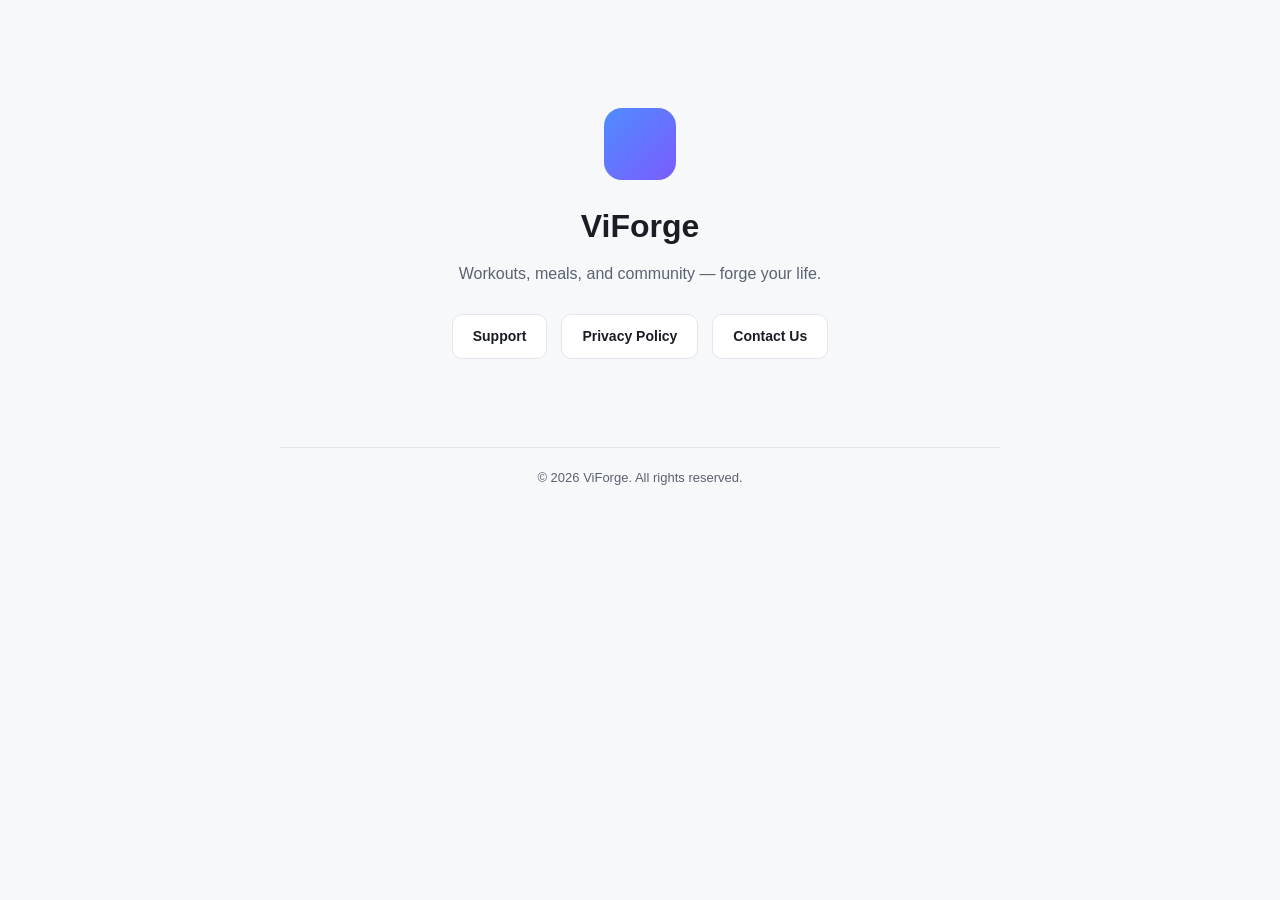
<file: index.html>
<!DOCTYPE html>
<html lang="en">
<head>
<meta charset="UTF-8">
<meta name="viewport" content="width=device-width, initial-scale=1.0">
<title>ViForge</title>
<link rel="stylesheet" href="style.css">
</head>
<body>
<div class="wrap">
  <div class="hero">
    <div class="logo-big"></div>
    <h1>ViForge</h1>
    <p>Workouts, meals, and community &mdash; forge your life.</p>
    <div class="links">
      <a href="support.html">Support</a>
      <a href="privacy.html">Privacy Policy</a>
      <a href="mailto:helpdesk@viforge.net">Contact Us</a>
    </div>
  </div>
  <footer>&copy; 2026 ViForge. All rights reserved.</footer>
</div>
</body>
</html>
</file>
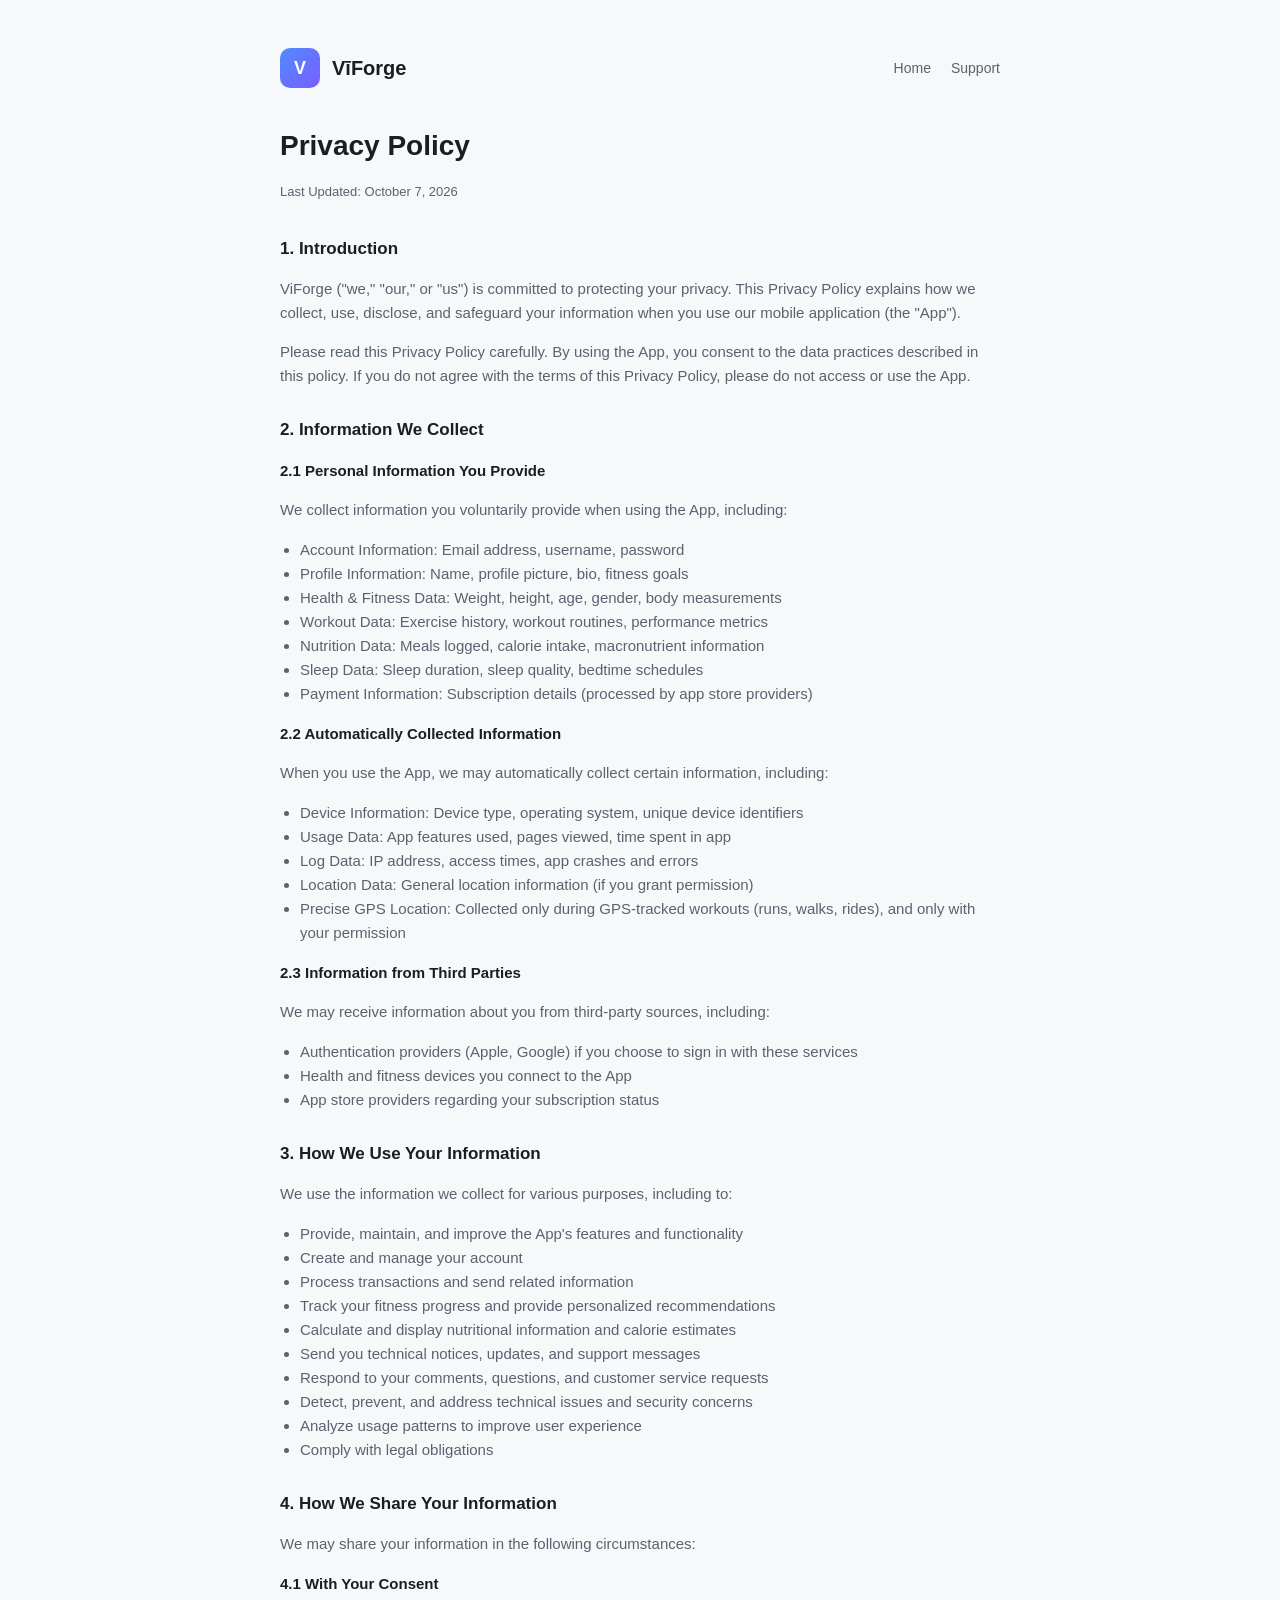
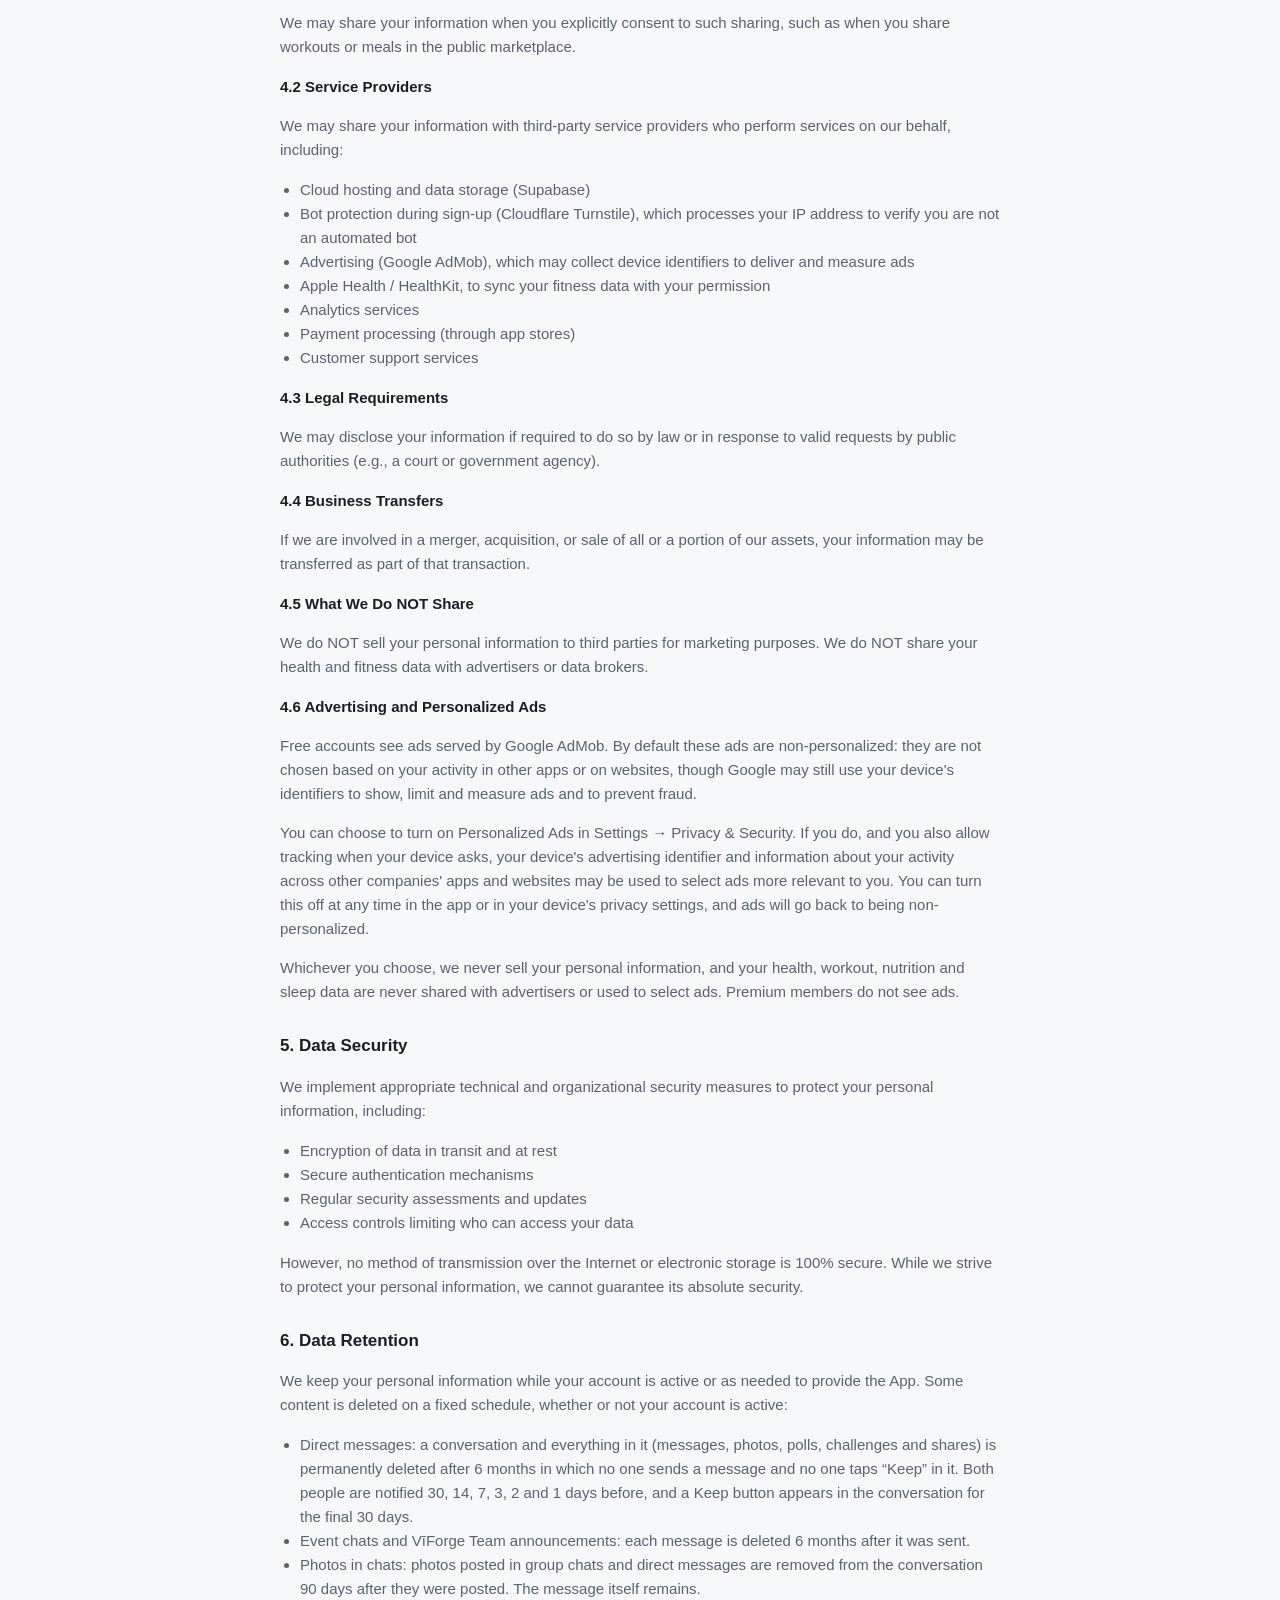
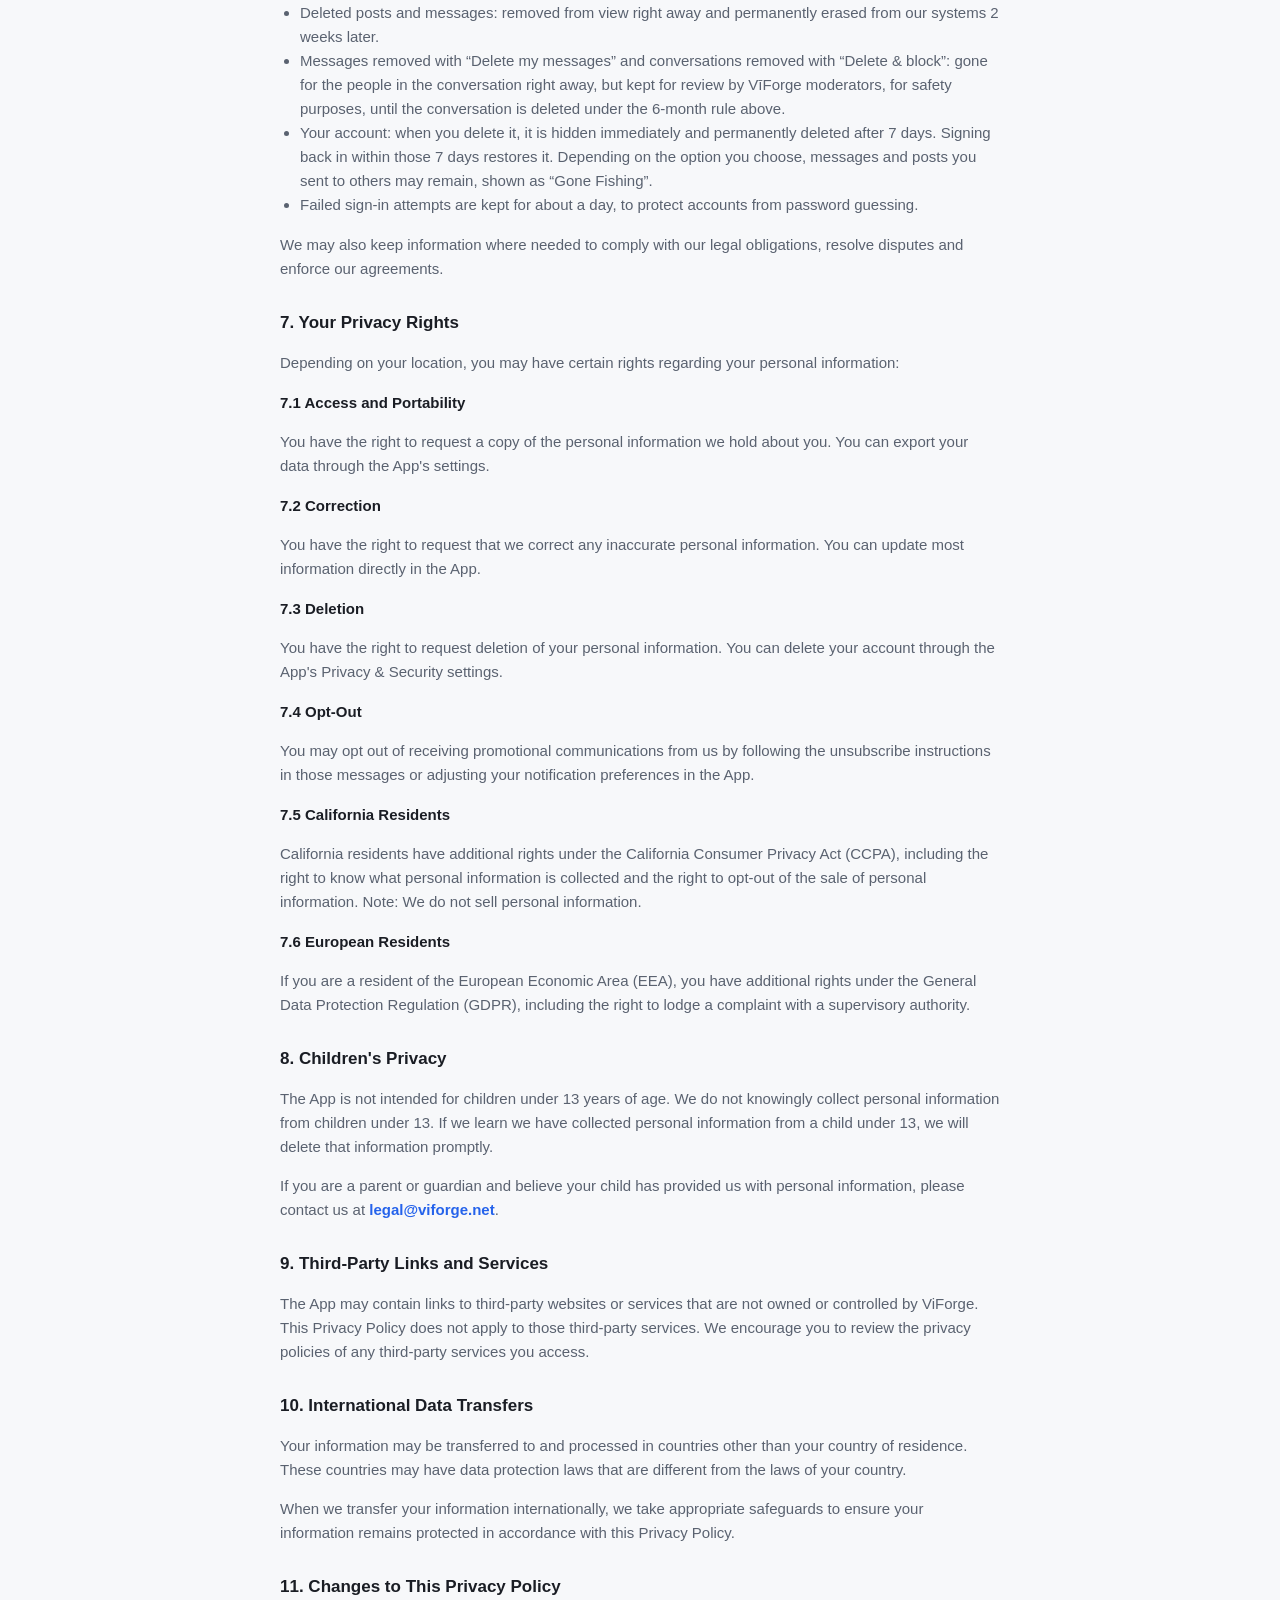
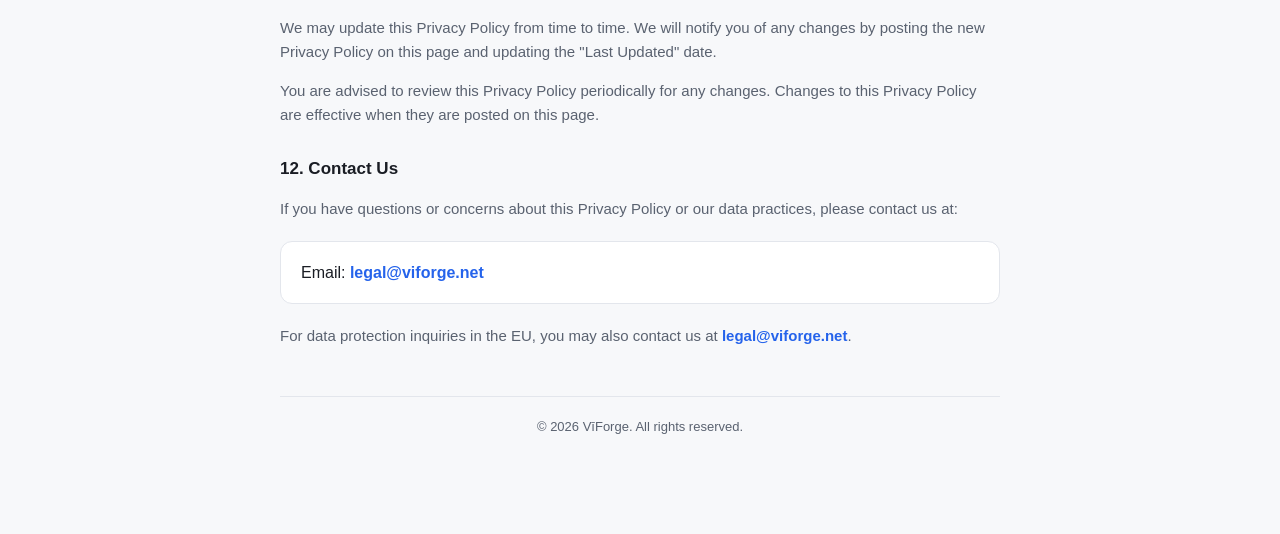
<file: privacy.html>
<!DOCTYPE html>
<html lang="en">
<head>
<meta charset="UTF-8">
<meta name="viewport" content="width=device-width, initial-scale=1.0">
<title>VīForge Privacy Policy</title>
<link rel="stylesheet" href="style.css">
</head>
<body>
<div class="wrap">
  <header class="top">
    <div class="logo">V</div>
    <div class="brand">VīForge</div>
    <nav class="top-links">
      <a href="index.html">Home</a>
      <a href="support.html">Support</a>
    </nav>
  </header>

  <h1>Privacy Policy</h1>
  <p class="updated">Last Updated: October 7, 2026</p>

  <section>
    <h2>1. Introduction</h2>
    <p>ViForge ("we," "our," or "us") is committed to protecting your privacy. This Privacy Policy explains how we collect, use, disclose, and safeguard your information when you use our mobile application (the "App").</p>
    <p>Please read this Privacy Policy carefully. By using the App, you consent to the data practices described in this policy. If you do not agree with the terms of this Privacy Policy, please do not access or use the App.</p>
  </section>

  <section>
    <h2>2. Information We Collect</h2>

    <h3>2.1 Personal Information You Provide</h3>
    <p>We collect information you voluntarily provide when using the App, including:</p>
    <ul>
      <li>Account Information: Email address, username, password</li>
      <li>Profile Information: Name, profile picture, bio, fitness goals</li>
      <li>Health &amp; Fitness Data: Weight, height, age, gender, body measurements</li>
      <li>Workout Data: Exercise history, workout routines, performance metrics</li>
      <li>Nutrition Data: Meals logged, calorie intake, macronutrient information</li>
      <li>Sleep Data: Sleep duration, sleep quality, bedtime schedules</li>
      <li>Payment Information: Subscription details (processed by app store providers)</li>
    </ul>

    <h3>2.2 Automatically Collected Information</h3>
    <p>When you use the App, we may automatically collect certain information, including:</p>
    <ul>
      <li>Device Information: Device type, operating system, unique device identifiers</li>
      <li>Usage Data: App features used, pages viewed, time spent in app</li>
      <li>Log Data: IP address, access times, app crashes and errors</li>
      <li>Location Data: General location information (if you grant permission)</li>
      <li>Precise GPS Location: Collected only during GPS-tracked workouts (runs, walks, rides), and only with your permission</li>
    </ul>

    <h3>2.3 Information from Third Parties</h3>
    <p>We may receive information about you from third-party sources, including:</p>
    <ul>
      <li>Authentication providers (Apple, Google) if you choose to sign in with these services</li>
      <li>Health and fitness devices you connect to the App</li>
      <li>App store providers regarding your subscription status</li>
    </ul>
  </section>

  <section>
    <h2>3. How We Use Your Information</h2>
    <p>We use the information we collect for various purposes, including to:</p>
    <ul>
      <li>Provide, maintain, and improve the App's features and functionality</li>
      <li>Create and manage your account</li>
      <li>Process transactions and send related information</li>
      <li>Track your fitness progress and provide personalized recommendations</li>
      <li>Calculate and display nutritional information and calorie estimates</li>
      <li>Send you technical notices, updates, and support messages</li>
      <li>Respond to your comments, questions, and customer service requests</li>
      <li>Detect, prevent, and address technical issues and security concerns</li>
      <li>Analyze usage patterns to improve user experience</li>
      <li>Comply with legal obligations</li>
    </ul>
  </section>

  <section>
    <h2>4. How We Share Your Information</h2>
    <p>We may share your information in the following circumstances:</p>

    <h3>4.1 With Your Consent</h3>
    <p>We may share your information when you explicitly consent to such sharing, such as when you share workouts or meals in the public marketplace.</p>

    <h3>4.2 Service Providers</h3>
    <p>We may share your information with third-party service providers who perform services on our behalf, including:</p>
    <ul>
      <li>Cloud hosting and data storage (Supabase)</li>
      <li>Bot protection during sign-up (Cloudflare Turnstile), which processes your IP address to verify you are not an automated bot</li>
      <li>Advertising (Google AdMob), which may collect device identifiers to deliver and measure ads</li>
      <li>Apple Health / HealthKit, to sync your fitness data with your permission</li>
      <li>Analytics services</li>
      <li>Payment processing (through app stores)</li>
      <li>Customer support services</li>
    </ul>

    <h3>4.3 Legal Requirements</h3>
    <p>We may disclose your information if required to do so by law or in response to valid requests by public authorities (e.g., a court or government agency).</p>

    <h3>4.4 Business Transfers</h3>
    <p>If we are involved in a merger, acquisition, or sale of all or a portion of our assets, your information may be transferred as part of that transaction.</p>

    <h3>4.5 What We Do NOT Share</h3>
    <p>We do NOT sell your personal information to third parties for marketing purposes. We do NOT share your health and fitness data with advertisers or data brokers.</p>

    <h3>4.6 Advertising and Personalized Ads</h3>
    <p>Free accounts see ads served by Google AdMob. By default these ads are non-personalized: they are not chosen based on your activity in other apps or on websites, though Google may still use your device's identifiers to show, limit and measure ads and to prevent fraud.</p>
    <p>You can choose to turn on Personalized Ads in Settings → Privacy &amp; Security. If you do, and you also allow tracking when your device asks, your device's advertising identifier and information about your activity across other companies' apps and websites may be used to select ads more relevant to you. You can turn this off at any time in the app or in your device's privacy settings, and ads will go back to being non-personalized.</p>
    <p>Whichever you choose, we never sell your personal information, and your health, workout, nutrition and sleep data are never shared with advertisers or used to select ads. Premium members do not see ads.</p>
  </section>

  <section>
    <h2>5. Data Security</h2>
    <p>We implement appropriate technical and organizational security measures to protect your personal information, including:</p>
    <ul>
      <li>Encryption of data in transit and at rest</li>
      <li>Secure authentication mechanisms</li>
      <li>Regular security assessments and updates</li>
      <li>Access controls limiting who can access your data</li>
    </ul>
    <p>However, no method of transmission over the Internet or electronic storage is 100% secure. While we strive to protect your personal information, we cannot guarantee its absolute security.</p>
  </section>

  <section>
    <h2>6. Data Retention</h2>
    <p>We keep your personal information while your account is active or as needed to provide the App. Some content is deleted on a fixed schedule, whether or not your account is active:</p>
    <ul>
      <li>Direct messages: a conversation and everything in it (messages, photos, polls, challenges and shares) is permanently deleted after 6 months in which no one sends a message and no one taps &ldquo;Keep&rdquo; in it. Both people are notified 30, 14, 7, 3, 2 and 1 days before, and a Keep button appears in the conversation for the final 30 days.</li>
      <li>Event chats and VīForge Team announcements: each message is deleted 6 months after it was sent.</li>
      <li>Photos in chats: photos posted in group chats and direct messages are removed from the conversation 90 days after they were posted. The message itself remains.</li>
      <li>Deleted posts and messages: removed from view right away and permanently erased from our systems 2 weeks later.</li>
      <li>Messages removed with &ldquo;Delete my messages&rdquo; and conversations removed with &ldquo;Delete &amp; block&rdquo;: gone for the people in the conversation right away, but kept for review by VīForge moderators, for safety purposes, until the conversation is deleted under the 6-month rule above.</li>
      <li>Your account: when you delete it, it is hidden immediately and permanently deleted after 7 days. Signing back in within those 7 days restores it. Depending on the option you choose, messages and posts you sent to others may remain, shown as &ldquo;Gone Fishing&rdquo;.</li>
      <li>Failed sign-in attempts are kept for about a day, to protect accounts from password guessing.</li>
    </ul>
    <p>We may also keep information where needed to comply with our legal obligations, resolve disputes and enforce our agreements.</p>
  </section>

  <section>
    <h2>7. Your Privacy Rights</h2>
    <p>Depending on your location, you may have certain rights regarding your personal information:</p>

    <h3>7.1 Access and Portability</h3>
    <p>You have the right to request a copy of the personal information we hold about you. You can export your data through the App's settings.</p>

    <h3>7.2 Correction</h3>
    <p>You have the right to request that we correct any inaccurate personal information. You can update most information directly in the App.</p>

    <h3>7.3 Deletion</h3>
    <p>You have the right to request deletion of your personal information. You can delete your account through the App's Privacy &amp; Security settings.</p>

    <h3>7.4 Opt-Out</h3>
    <p>You may opt out of receiving promotional communications from us by following the unsubscribe instructions in those messages or adjusting your notification preferences in the App.</p>

    <h3>7.5 California Residents</h3>
    <p>California residents have additional rights under the California Consumer Privacy Act (CCPA), including the right to know what personal information is collected and the right to opt-out of the sale of personal information. Note: We do not sell personal information.</p>

    <h3>7.6 European Residents</h3>
    <p>If you are a resident of the European Economic Area (EEA), you have additional rights under the General Data Protection Regulation (GDPR), including the right to lodge a complaint with a supervisory authority.</p>
  </section>

  <section>
    <h2>8. Children's Privacy</h2>
    <p>The App is not intended for children under 13 years of age. We do not knowingly collect personal information from children under 13. If we learn we have collected personal information from a child under 13, we will delete that information promptly.</p>
    <p>If you are a parent or guardian and believe your child has provided us with personal information, please contact us at <a class="contact" href="mailto:legal@viforge.net">legal@viforge.net</a>.</p>
  </section>

  <section>
    <h2>9. Third-Party Links and Services</h2>
    <p>The App may contain links to third-party websites or services that are not owned or controlled by ViForge. This Privacy Policy does not apply to those third-party services. We encourage you to review the privacy policies of any third-party services you access.</p>
  </section>

  <section>
    <h2>10. International Data Transfers</h2>
    <p>Your information may be transferred to and processed in countries other than your country of residence. These countries may have data protection laws that are different from the laws of your country.</p>
    <p>When we transfer your information internationally, we take appropriate safeguards to ensure your information remains protected in accordance with this Privacy Policy.</p>
  </section>

  <section>
    <h2>11. Changes to This Privacy Policy</h2>
    <p>We may update this Privacy Policy from time to time. We will notify you of any changes by posting the new Privacy Policy on this page and updating the "Last Updated" date.</p>
    <p>You are advised to review this Privacy Policy periodically for any changes. Changes to this Privacy Policy are effective when they are posted on this page.</p>
  </section>

  <section>
    <h2>12. Contact Us</h2>
    <p>If you have questions or concerns about this Privacy Policy or our data practices, please contact us at:</p>
    <div class="card">
      Email: <a class="contact" href="mailto:legal@viforge.net">legal@viforge.net</a>
    </div>
    <p>For data protection inquiries in the EU, you may also contact us at <a class="contact" href="mailto:legal@viforge.net">legal@viforge.net</a>.</p>
  </section>

  <footer>&copy; 2026 VīForge. All rights reserved.</footer>
</div>
</body>
</html>
</file>
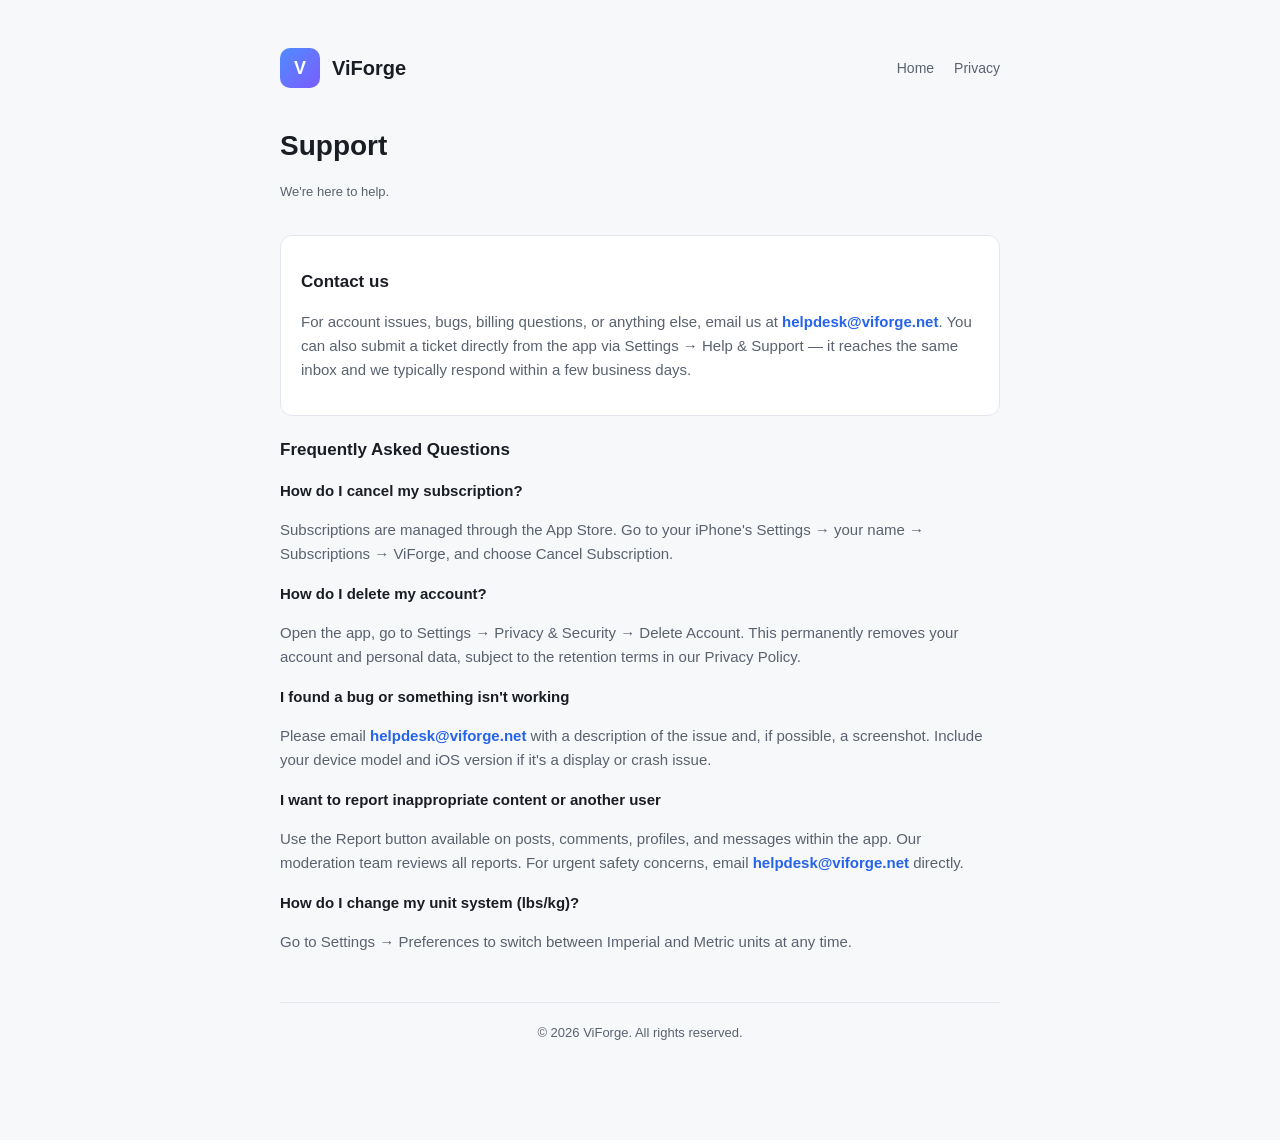
<file: support.html>
<!DOCTYPE html>
<html lang="en">
<head>
<meta charset="UTF-8">
<meta name="viewport" content="width=device-width, initial-scale=1.0">
<title>ViForge Support</title>
<link rel="stylesheet" href="style.css">
</head>
<body>
<div class="wrap">
  <header class="top">
    <div class="logo">V</div>
    <div class="brand">ViForge</div>
    <nav class="top-links">
      <a href="index.html">Home</a>
      <a href="privacy.html">Privacy</a>
    </nav>
  </header>

  <h1>Support</h1>
  <p class="updated">We're here to help.</p>

  <div class="card">
    <h2>Contact us</h2>
    <p>For account issues, bugs, billing questions, or anything else, email us at
      <a class="contact" href="mailto:helpdesk@viforge.net">helpdesk@viforge.net</a>.
      You can also submit a ticket directly from the app via Settings &rarr; Help &amp; Support &mdash;
      it reaches the same inbox and we typically respond within a few business days.
    </p>
  </div>

  <section>
    <h2>Frequently Asked Questions</h2>

    <h3>How do I cancel my subscription?</h3>
    <p>Subscriptions are managed through the App Store. Go to your iPhone's Settings &rarr; your name &rarr; Subscriptions &rarr; ViForge, and choose Cancel Subscription.</p>

    <h3>How do I delete my account?</h3>
    <p>Open the app, go to Settings &rarr; Privacy &amp; Security &rarr; Delete Account. This permanently removes your account and personal data, subject to the retention terms in our Privacy Policy.</p>

    <h3>I found a bug or something isn't working</h3>
    <p>Please email <a class="contact" href="mailto:helpdesk@viforge.net">helpdesk@viforge.net</a> with a description of the issue and, if possible, a screenshot. Include your device model and iOS version if it's a display or crash issue.</p>

    <h3>I want to report inappropriate content or another user</h3>
    <p>Use the Report button available on posts, comments, profiles, and messages within the app. Our moderation team reviews all reports. For urgent safety concerns, email <a class="contact" href="mailto:helpdesk@viforge.net">helpdesk@viforge.net</a> directly.</p>

    <h3>How do I change my unit system (lbs/kg)?</h3>
    <p>Go to Settings &rarr; Preferences to switch between Imperial and Metric units at any time.</p>
  </section>

  <footer>&copy; 2026 ViForge. All rights reserved.</footer>
</div>
</body>
</html>
</file>
<file: style.css>
:root {
  color-scheme: light dark;
  --bg: #0b0e14;
  --card: #131722;
  --text: #e8eaf0;
  --text-dim: #9aa3b2;
  --accent: #4f8cff;
  --border: #232838;
}

@media (prefers-color-scheme: light) {
  :root {
    --bg: #f7f8fa;
    --card: #ffffff;
    --text: #1a1d24;
    --text-dim: #5a6270;
    --accent: #2563eb;
    --border: #e3e6ec;
  }
}

* { box-sizing: border-box; }

body {
  margin: 0;
  font-family: -apple-system, BlinkMacSystemFont, "Segoe UI", Roboto, Helvetica, Arial, sans-serif;
  background: var(--bg);
  color: var(--text);
  line-height: 1.6;
}

.wrap {
  max-width: 760px;
  margin: 0 auto;
  padding: 48px 20px 96px;
}

header.top {
  display: flex;
  align-items: center;
  gap: 12px;
  margin-bottom: 36px;
}

header.top .logo {
  width: 40px;
  height: 40px;
  border-radius: 10px;
  background: linear-gradient(135deg, #4f8cff, #7b5cff);
  display: flex;
  align-items: center;
  justify-content: center;
  font-weight: 700;
  color: #fff;
  font-size: 18px;
}

header.top .brand {
  font-size: 20px;
  font-weight: 700;
}

nav.top-links {
  margin-left: auto;
  display: flex;
  gap: 20px;
  font-size: 14px;
}

nav.top-links a {
  color: var(--text-dim);
  text-decoration: none;
}

nav.top-links a:hover {
  color: var(--accent);
}

h1 {
  font-size: 28px;
  margin-bottom: 4px;
}

.updated {
  color: var(--text-dim);
  font-size: 13px;
  margin-bottom: 32px;
}

section {
  margin-bottom: 28px;
}

h2 {
  font-size: 17px;
  margin-bottom: 10px;
}

h3 {
  font-size: 15px;
  margin: 16px 0 6px;
}

p, li {
  color: var(--text-dim);
  font-size: 15px;
}

ul {
  padding-left: 20px;
}

.card {
  background: var(--card);
  border: 1px solid var(--border);
  border-radius: 12px;
  padding: 18px 20px;
  margin: 20px 0;
}

a.contact {
  color: var(--accent);
  font-weight: 600;
  text-decoration: none;
}

.hero {
  text-align: center;
  padding: 60px 0 40px;
}

.hero .logo-big {
  width: 72px;
  height: 72px;
  border-radius: 18px;
  margin: 0 auto 20px;
  background: linear-gradient(135deg, #4f8cff, #7b5cff);
}

.hero h1 {
  font-size: 32px;
}

.hero p {
  font-size: 16px;
  max-width: 480px;
  margin: 8px auto 28px;
}

.links {
  display: flex;
  justify-content: center;
  gap: 14px;
  flex-wrap: wrap;
}

.links a {
  border: 1px solid var(--border);
  background: var(--card);
  color: var(--text);
  padding: 10px 20px;
  border-radius: 10px;
  text-decoration: none;
  font-size: 14px;
  font-weight: 600;
}

.links a:hover {
  border-color: var(--accent);
  color: var(--accent);
}

footer {
  margin-top: 48px;
  border-top: 1px solid var(--border);
  padding-top: 20px;
  font-size: 13px;
  color: var(--text-dim);
  text-align: center;
}
</file>
